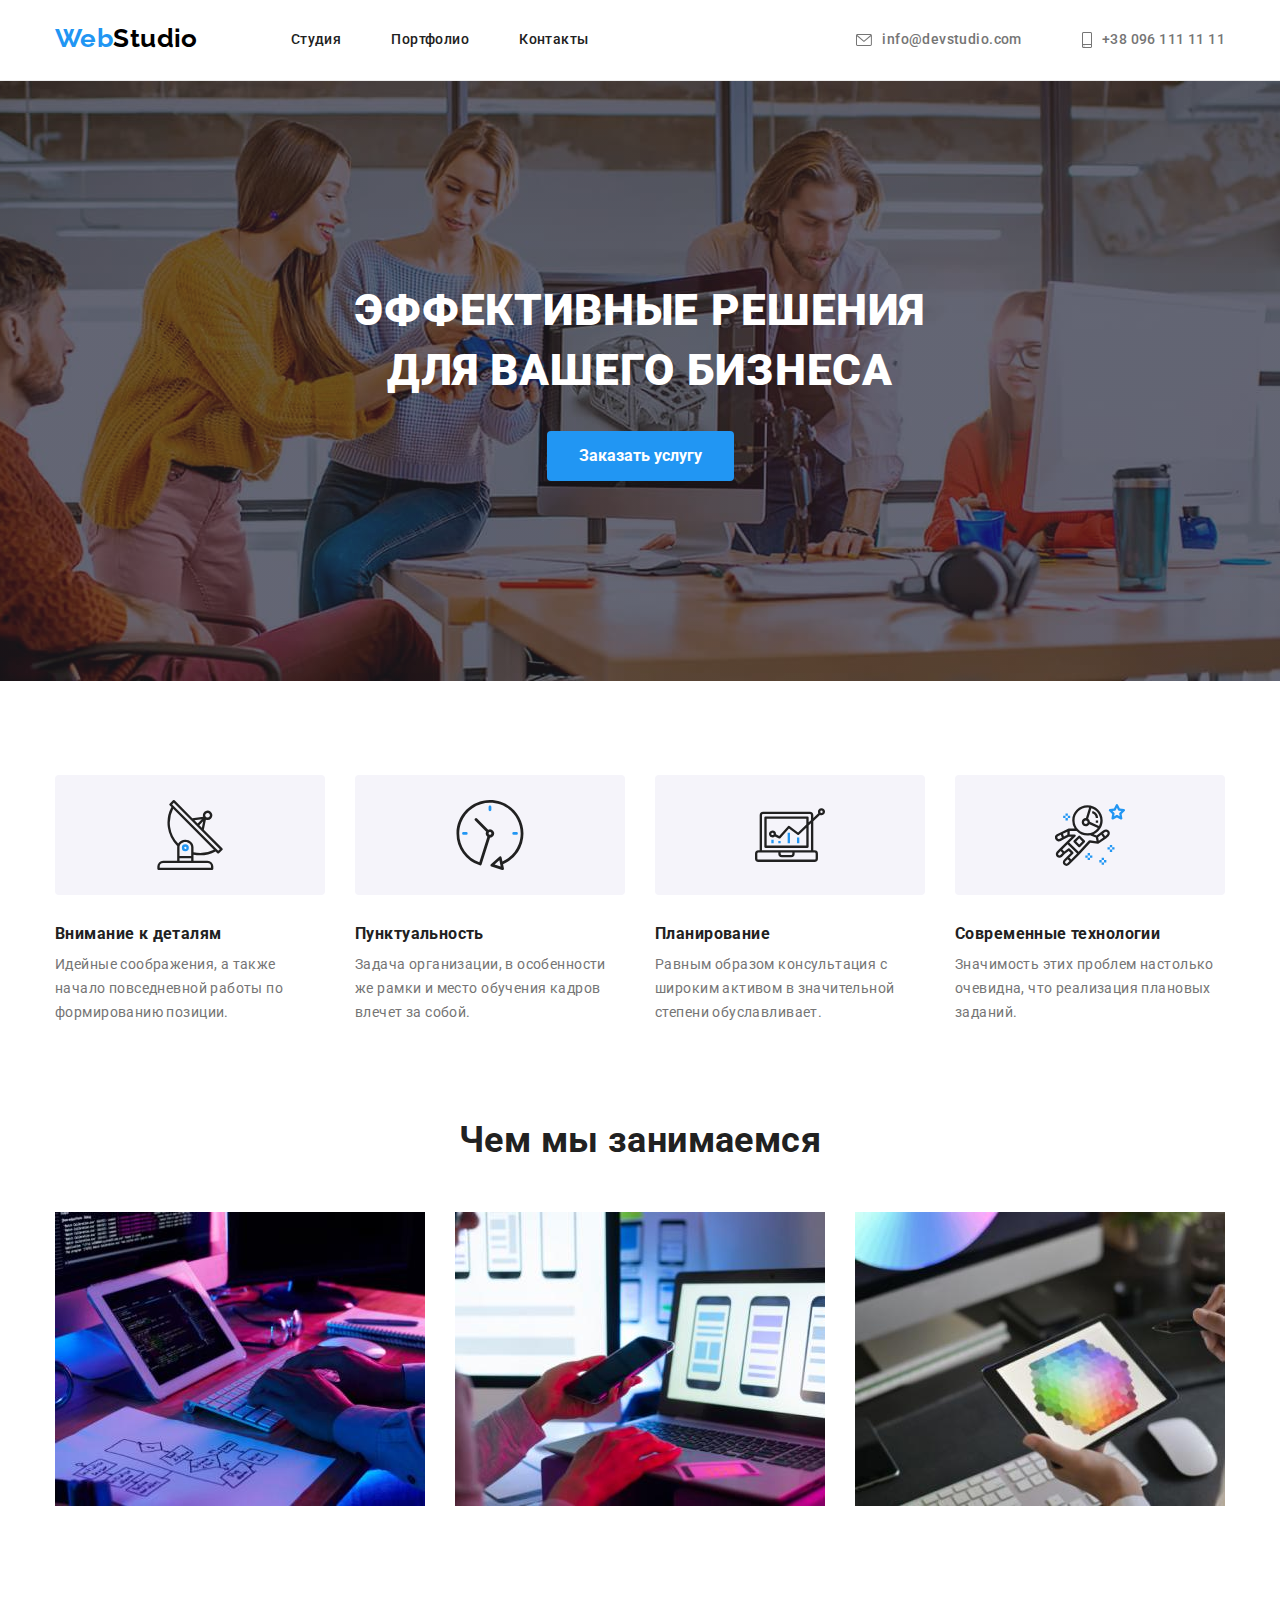
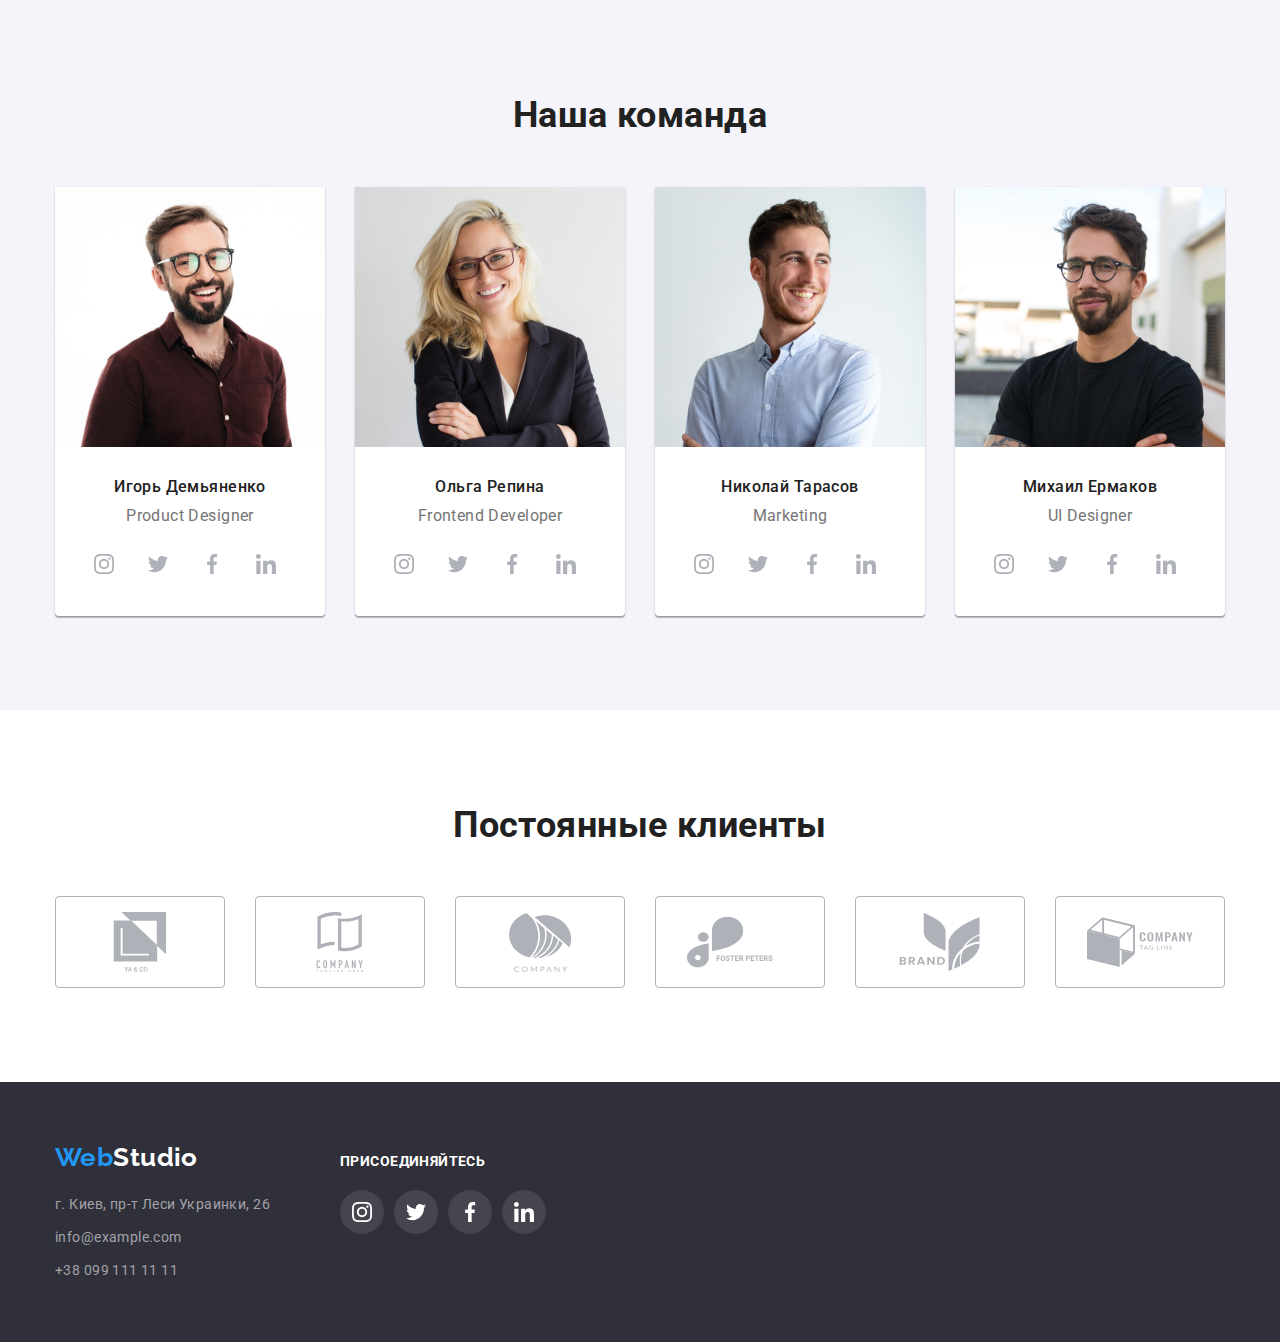
<file: index.html>
<!DOCTYPE html>
<html lang="ru">
<head>
<meta charset="UTF-8">
<meta name="viewport" content="width=device-width, initial-scale=1.0">
<title>Web Studio</title>
<link href="https://fonts.googleapis.com/css2?family=Raleway:wght@700&family=Roboto:wght@400;500;700;900&display=swap"
    rel="stylesheet">
<link rel="stylesheet" href="./css/modern-normalize.css">
<link rel="stylesheet" href="./css/styles.css">
</head>
<body>

    <!-- header -->
    <header class="header">
        <div class="container header-container">
            <nav class="header-navigation">
                <a href="./index.html" class="logo"><span class="logo-first-part">Web</span>Studio</a>
                <ul class="navigation-list">
                    <li class="navigation-item">
                        <a href="./index.html" class="link-nav-item">Студия</a>
                    </li>
                    <li class="navigation-item">
                        <a href="./portfolio.html" class="link-nav-item">Портфолио</a>
                    </li>
                    <li class="navigation-item">
                        <a href="#" class="link-nav-item">Контакты</a>
                    </li>
                </ul>
            </nav>
            <ul class="contact-list">
                <li class="contact-item">
                    <a href="mailto:info@devstudio.com" class="contact-link">
                        <svg class="header-icon-envolve" width="16" height="12">
                            <use href="./images/icons.svg#icon-envelope-hover"></use>
                        </svg>
                        info@devstudio.com
                    </a>
                </li>
                <li class="contact-item">
                    <a href="tel:+380961111111" class="contact-link">
                        <svg class="header-icon-smartphone" width="10" height="16">
                            <use href="./images/icons.svg#icon-smartphone"></use>
                        </svg>
                        +38 096 111 11 11
                    </a>
                </li>  
            </ul>
        </div>
    </header>

    <!-- main -->
    <main>
        <!-- hero section-->
        <section class="hero-section">
            <div class="container hero-container">
                <h1 class="hero-title">Эффективные решения для вашего бизнеса</h1>
                <button type="button" class="button">Заказать услугу</button>
            </div>
        </section>
        

        <!--peculiarities section-->
        
        <section class="section peculiarities-correct-section">
            <div class="container peculiarities-container">
                <h2 class="peculiarities-title">Особенности</h2>
                <ul class="pecularities-list">
                <li class="pecularities-item">
                    <div class="pecularities-icon-container">
                    <svg class="pecularities-icon" width="70" height="70">
                        <use href="./images/icons.svg#icon-antenna-1"></use>
                    </svg>
                    </div>
                    <h3 class="after-title-peculiarities">Внимание к деталям</h3>
                    <p class="text-peculiarities">Идейные соображения, а также начало повседневной работы по формированию позиции.</p>
                </li>
                <li class="pecularities-item">
                    <div class="pecularities-icon-container">
                    <svg class="pecularities-icon" width="70" height="70">
                        <use href="./images/icons.svg#icon-clock-1"></use>
                    </svg>
                    </div>
                    <h3 class="after-title-peculiarities">Пунктуальность</h3>
                    <p class="text-peculiarities">Задача организации, в особенности же рамки и место обучения кадров влечет за собой.</p>
                </li>
                <li class="pecularities-item">
                    <div class="pecularities-icon-container">
                    <svg class="pecularities-icon" width="70" height="70">
                        <use href="./images/icons.svg#icon-diagram-1"></use>
                    </svg>
                    </div>
                    <h3 class="after-title-peculiarities">Планирование</h3>
                    <p class="text-peculiarities">Равным образом консультация с широким активом в значительной степени обуславливает.</p>
                </li>
                <li class="pecularities-item">
                    <div class="pecularities-icon-container">
                    <svg class="pecularities-icon" width="70" height="70">
                        <use href="./images/icons.svg#icon-astronaut-1"></use>
                    </svg>
                    </div>
                    <h3 class="after-title-peculiarities">Современные технологии</h3>
                    <p class="text-peculiarities">Значимость этих проблем настолько очевидна, что реализация плановых заданий.</p>  
                </li>
                </ul>
            </div>
        </section>
        

        <!--what we do-->
        
        <section class="section what-we-do-correct-section">
            <div class="container what-we-do-container">
                <h2 class="what-we-do-title">Чем мы занимаемся</h2>

                <!--images what we do-->
                <ul class="what-we-do-list">
                    <li class="what-we-do-item"><img src="./images/device1.jpg" alt="device1" width="370"></li>
                    <li class="what-we-do-item"><img src="./images/device2.jpg" alt="device2" width="370"></li>
                    <li class="what-we-do-item"><img src="./images/device3.jpg" alt="device3" width="370"></li>
                </ul>
            </div>
        </section>

        <!--our team-->

        <section class="section our-team-correct-section">
            <div class="container">
                <h2 class="our-team-title">Наша команда</h2>

                <!--photo our team-->
                <ul class="our-team-list">
                    <li class="our-team-item">
                        <img src="./images/igordemianenko.jpg" alt="Игорь Демьяненко" width="270">
                        <h3 class="our-team-subtitle">Игорь Демьяненко</h3>
                        <p class="our-team-text">Product Designer</p>
                        <ul class="our-team-contact-list">
                            <li class="our-team-contact-item">
                                <a href="" class="our-team-link">
                                    <svg class="our-team-icon" width="20" height="20">
                                        <use href="./images/icons.svg#icon-instagram"></use>
                                    </svg>
                                </a>
                            </li>
                            <li class="our-team-contact-item">
                                <a href="" class="our-team-link">
                                    <svg class="our-team-icon" width="20" height="20">
                                        <use href="./images/icons.svg#icon-twitter"></use>
                                    </svg>
                                </a>
                            </li>
                            <li class="our-team-contact-item">
                                <a href="" class="our-team-link">
                                    <svg class="our-team-icon" width="20" height="20">
                                        <use href="./images/icons.svg#icon-facebook"></use>
                                    </svg>
                                </a>
                            </li>
                            <li class="our-team-contact-item">
                                <a href="" class="our-team-link">
                                    <svg class="our-team-icon" width="20" height="20">
                                        <use href="./images/icons.svg#icon-linkedin"></use>
                                    </svg>
                                </a>
                            </li>
                        </ul>
                    </li>
                    <li class="our-team-item">
                        <img src="./images/OlgaRepina.jpg" alt="Ольга Репина" width="270">
                        <h3 class="our-team-subtitle">Ольга Репина</h3>
                        <p class="our-team-text">Frontend Developer</p>
                        <ul class="our-team-contact-list">
                            <li class="our-team-contact-item">
                                <a href="" class="our-team-link">
                                    <svg class="our-team-icon" width="20" height="20">
                                        <use href="./images/icons.svg#icon-instagram"></use>
                                    </svg>
                                </a>
                            </li>
                            <li class="our-team-contact-item">
                                <a href="" class="our-team-link">
                                    <svg class="our-team-icon" width="20" height="20">
                                        <use href="./images/icons.svg#icon-twitter"></use>
                                    </svg>
                                </a>
                            </li>
                            <li class="our-team-contact-item">
                                <a href="" class="our-team-link">
                                    <svg class="our-team-icon" width="20" height="20">
                                        <use href="./images/icons.svg#icon-facebook"></use>
                                    </svg>
                                </a>
                            </li>
                            <li class="our-team-contact-item">
                                <a href="" class="our-team-link">
                                    <svg class="our-team-icon" width="20" height="20">
                                        <use href="./images/icons.svg#icon-linkedin"></use>
                                    </svg>
                                </a>
                            </li>
                        </ul>
                    </li>
                    <li class="our-team-item">
                        <img src="./images/NikolayTarasov.jpg" alt="Николай Тарасов" width="270">
                        <h3 class="our-team-subtitle">Николай Тарасов</h3>
                        <p class="our-team-text">Marketing</p>
                        <ul class="our-team-contact-list">
                            <li class="our-team-contact-item">
                                <a href="" class="our-team-link">
                                    <svg class="our-team-icon" width="20" height="20">
                                        <use href="./images/icons.svg#icon-instagram"></use>
                                    </svg>
                                </a>
                            </li>
                            <li class="our-team-contact-item">
                                <a href="" class="our-team-link">
                                    <svg class="our-team-icon" width="20" height="20">
                                        <use href="./images/icons.svg#icon-twitter"></use>
                                    </svg>
                                </a>
                            </li>
                            <li class="our-team-contact-item">
                                <a href="" class="our-team-link">
                                    <svg class="our-team-icon" width="20" height="20">
                                        <use href="./images/icons.svg#icon-facebook"></use>
                                    </svg>
                                </a>
                            </li>
                            <li class="our-team-contact-item">
                                <a href="" class="our-team-link">
                                    <svg class="our-team-icon" width="20" height="20">
                                        <use href="./images/icons.svg#icon-linkedin"></use>
                                    </svg>
                                </a>
                            </li>
                        </ul>
                    </li>
                    <li class="our-team-item">
                        <img src="./images/mikhailermakov.jpg" alt="Михаил Ермаков" width="270">
                        <h3 class="our-team-subtitle">Михаил Ермаков</h3>
                        <p class="our-team-text">UI Designer</p>
                        <ul class="our-team-contact-list">
                            <li class="our-team-contact-item">
                                <a href="" class="our-team-link">
                                    <svg class="our-team-icon" width="20" height="20">
                                        <use href="./images/icons.svg#icon-instagram"></use>
                                    </svg>
                                </a>
                            </li>
                            <li class="our-team-contact-item">
                                <a href="" class="our-team-link">
                                    <svg class="our-team-icon" width="20" height="20">
                                        <use href="./images/icons.svg#icon-twitter"></use>
                                    </svg>
                                </a>
                            </li>
                            <li class="our-team-contact-item">
                                <a href="" class="our-team-link">
                                    <svg class="our-team-icon" width="20" height="20">
                                        <use href="./images/icons.svg#icon-facebook"></use>
                                    </svg>
                                </a>
                            </li>
                            <li class="our-team-contact-item">
                                <a href="" class="our-team-link">
                                    <svg class="our-team-icon" width="20" height="20">
                                        <use href="./images/icons.svg#icon-linkedin"></use>
                                    </svg>
                                </a>
                            </li>
                        </ul>
                    </li>
                </ul>
            </div>
        </section>

        <!-- Clients-->
        <section class="section">
            <div class="container">    
                <h2 class="clients-title">Постоянные клиенты</h2>
                <ul class="clients-list">
                    <li class="clients-item">
                        <a href="" class="clients-link">
                            <svg class="clients-icon" width="106" height="60">
                                <use href="./images/icons.svg#icon-groupyaco"></use>
                            </svg>
                        </a>
                    </li>
                    <li class="clients-item">
                        <a href="" class="clients-link">
                            <svg class="clients-icon" width="106" height="60">
                                <use href="./images/icons.svg#icon-company"></use>
                            </svg>
                        </a>
                    </li>
                    <li class="clients-item">
                        <a href="" class="clients-link">
                            <svg class="clients-icon" width="106" height="60">
                                <use href="./images/icons.svg#icon-company2"></use>
                            </svg>
                        </a>
                    </li>
                    <li class="clients-item">
                        <a href="" class="clients-link">
                            <svg class="clients-icon" width="106" height="60">
                                <use href="./images/icons.svg#icon-fosterpeters"></use>
                            </svg>
                        </a>
                    </li>
                    <li class="clients-item">
                        <a href="" class="clients-link">
                            <svg class="clients-icon" width="106" height="60">
                                <use href="./images/icons.svg#icon-brand"></use>
                            </svg>
                        </a>
                    </li>
                    <li class="clients-item">
                        <a href="" class="clients-link">
                            <svg class="clients-icon" width="106" height="60">
                                <use href="./images/icons.svg#icon-companytagline"></use>
                            </svg>
                        </a>
                    </li>
            </ul>
            </div>
        </section>
    </main>

    <!-- footer-->
    <footer class="footer">
        <div class="container footer-container-main">
            <div class="footer-container">  
                <a href="./index.html" class="logo-footer"><span class="logo-first-part">Web</span>Studio</a>
                <address>
                    <ul class="footer-list">
                        <li class="footer-item"><a href="#" class="address-link">г. Киев, пр-т Леси Украинки, 26</a></li>
                        <li class="footer-item"><a href="mailto:info@example.com" class="address-link">info@example.com</a></li>
                        <li class="footer-item"><a href="tel:+380991111111" class="address-link">+38 099 111 11 11</a></li>
                    </ul>
                </address>
            </div>
            <div class="footer-links-container">
                <h2 class="footer-title">ПРИСОЕДИНЯЙТЕСЬ</h2>
                <ul class="footer-links-list">
                    <li class="footer-icon-item">
                        <a href="#" class="icon-footer-link">
                        <svg class="icon-footer" width="20" height="20">
                            <use href="./images/icons.svg#icon-instagram"></use>
                        </svg>
                        </a>
                    </li>
                    <li class="footer-icon-item">
                        <a href="#" class="icon-footer-link">
                            <svg class="icon-footer" width="20" height="20">
                                <use href="./images/icons.svg#icon-twitter"></use>
                            </svg>
                        </a>
                    </li>
                    <li class="footer-icon-item">
                        <a href="#" class="icon-footer-link">
                            <svg class="icon-footer" width="20" height="20">
                                <use href="./images/icons.svg#icon-facebook"></use>
                            </svg>
                        </a>
                    </li>
                    <li class="footer-icon-item">
                        <a href="#" class="icon-footer-link">
                            <svg class="icon-footer" width="20" height="20">
                                <use href="./images/icons.svg#icon-linkedin"></use>
                            </svg>
                        </a>
                    </li>
                </ul>
            </div>
        </div>
    </footer>
</body>
</html>
</file>
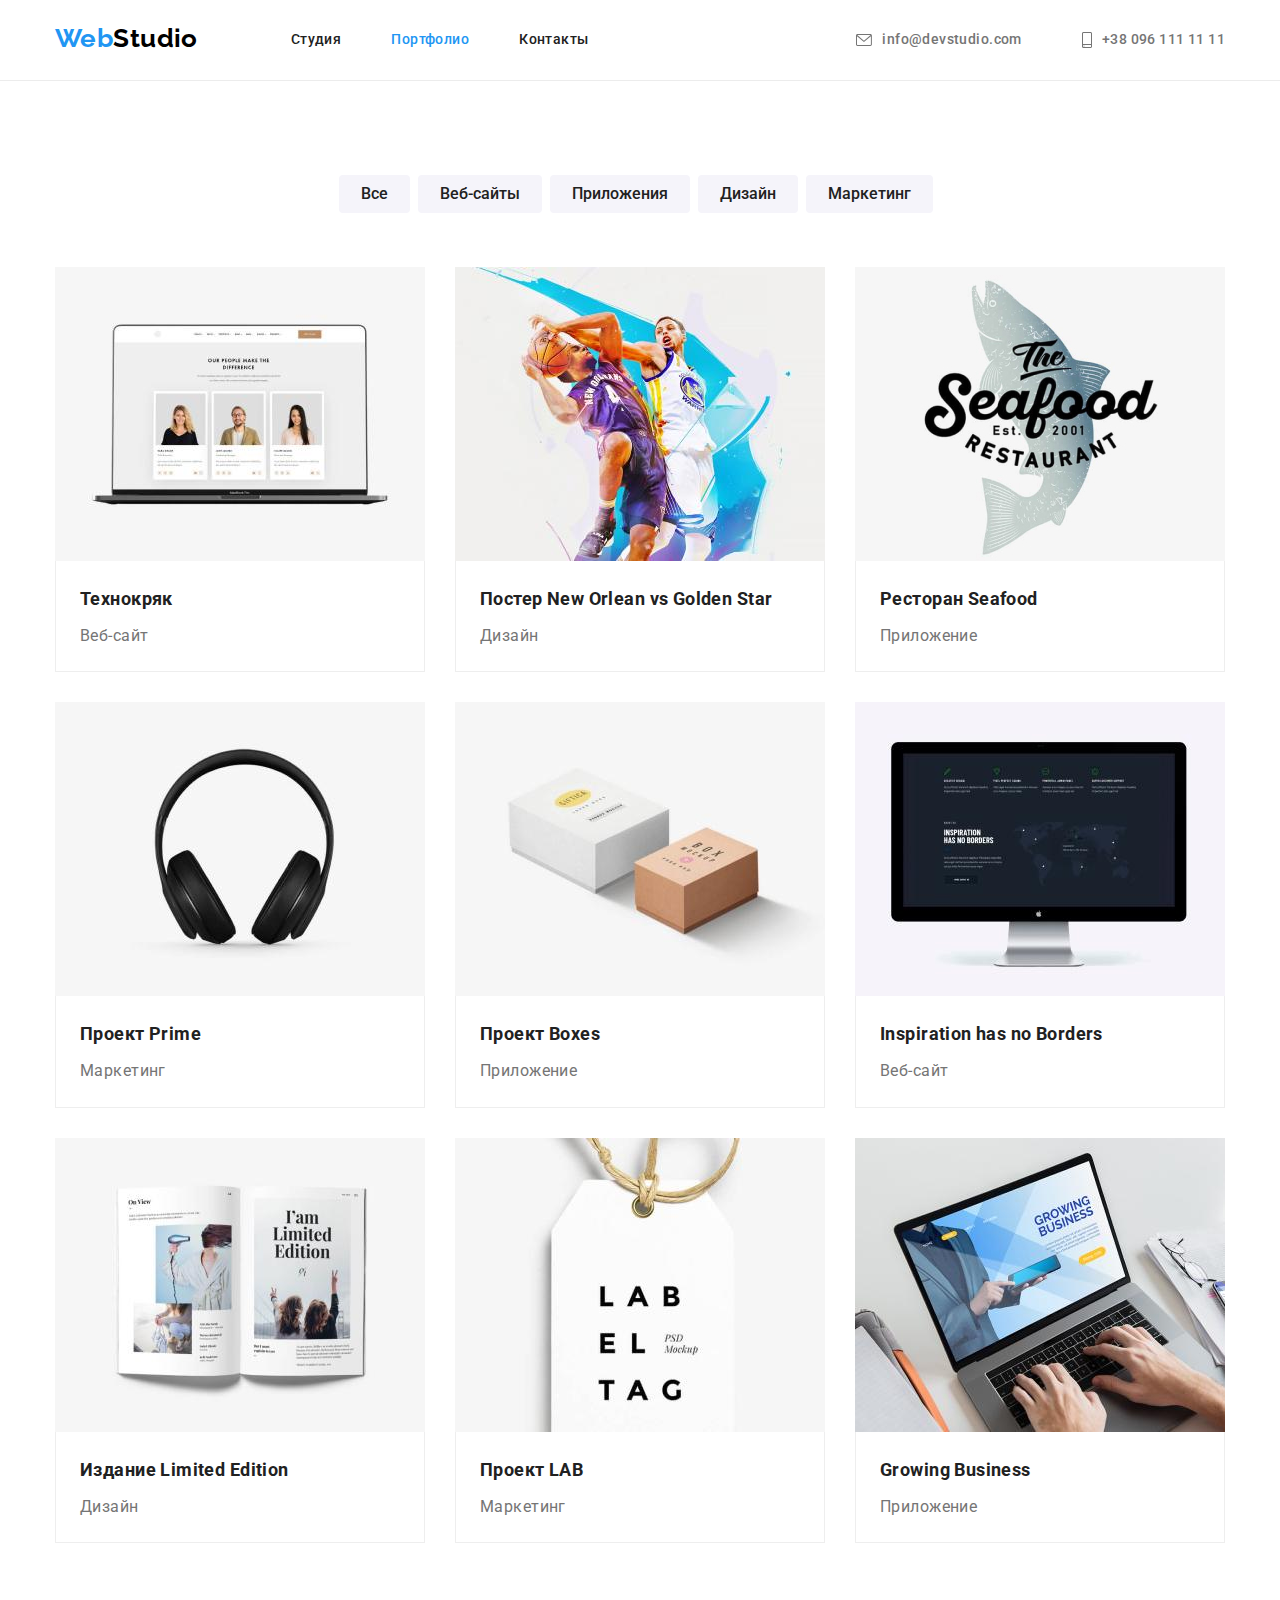
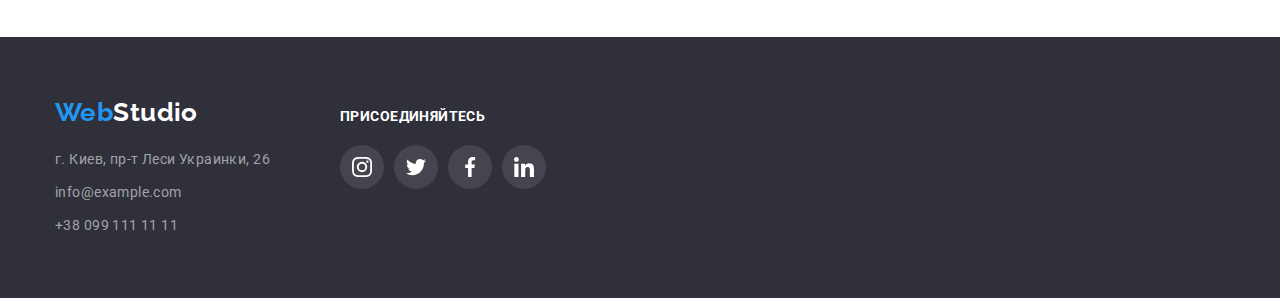
<file: portfolio.html>
<!DOCTYPE html>
<html lang="ru">
<head>
    <meta charset="UTF-8">
    <meta name="viewport" content="width=device-width, initial-scale=1.0">
    <title>Web Studio</title>
    <link
        href="https://fonts.googleapis.com/css2?family=Raleway:wght@700&family=Roboto:wght@400;500;700;900&display=swap"
        rel="stylesheet">
    <link rel="stylesheet" href="./css/modern-normalize.css">
    <link rel="stylesheet" href="./css/styles.css"> 
</head>
<body>
    <header class="header">
        <div class="container header-container">
            <nav class="header-navigation">
                <a href="./index.html" class="logo"><span class="logo-first-part">Web</span>Studio</a>
                <ul class="navigation-list">
                    <li class="navigation-item">
                        <a href="./index.html" class="link-nav-item">Студия</a>
                    </li>
                    <li class="navigation-item">
                        <a href="./portfolio.html" class="link-nav-portfolio-item">Портфолио</a>
                    </li>
                    <li class="navigation-item">
                        <a href="#" class="link-nav-item">Контакты</a>
                    </li>
                </ul>
            </nav>
            <ul class="contact-list">
                <li class="contact-item">
                    <a href="mailto:info@devstudio.com" class="contact-link">
                        <svg class="header-icon-envolve" width="16" height="12">
                            <use href="./images/icons.svg#icon-envelope-hover"></use>
                        </svg>
                        info@devstudio.com
                    </a>
                </li>
                <li class="contact-item">
                    <a href="tel:+380961111111" class="contact-link">
                        <svg class="header-icon-smartphone" width="10" height="16">
                            <use href="./images/icons.svg#icon-smartphone"></use>
                        </svg>
                        +38 096 111 11 11
                    </a>
                </li>
            </ul>
        </div>
    </header>
    <main>
        <section class="portfolio-section">
            <div class="container">
                <h1 class="portfolio-hidden-title">Портфолио</h1>
                <ul class="portfolio-buttons-list">
                    <li class="portfolio-buttons-item"><button type="button" class="portfolio-button">Все</button></li>
                    <li class="portfolio-buttons-item"><button type="button" class="portfolio-button">Веб-сайты</button></li>
                    <li class="portfolio-buttons-item"><button type="button" class="portfolio-button">Приложения</button></li>
                    <li class="portfolio-buttons-item"><button type="button" class="portfolio-button">Дизайн</button></li>
                    <li class="portfolio-buttons-item"><button type="button" class="portfolio-button">Маркетинг</button></li>
                </ul>
                <ul class="portfolio-list">
                    <li class="portfolio-item"><a href="#" class="portfolio-link">
                            <img src="./images/tehnokrack.jpg" 
                            alt="Веб-сайт Технокряк"
                            width="370"
                            height="294">
                            <div class="text-container">
                            <h2 class="portfolio-list-title">Технокряк</h2>
                            <p class="portfolio-list-text">Веб-сайт</p>
                            </div>
                        </a>
                    </li>
                    <li class="portfolio-item"><a href="#" class="portfolio-link">
                        <img src="./images/poster.jpg" 
                            alt="Постер New Orlean vs Golden Star" 
                            width="370" 
                            height="294">
                            <div class="text-container">
                            <h2 class="portfolio-list-title">Постер New Orlean vs Golden Star</h2>
                            <p class="portfolio-list-text">Дизайн</p>
                            </div>
                        </a>
                    </li>
                    <li class="portfolio-item"><a href="#" class="portfolio-link">
                            <img src="./images/restaurantseafood.jpg" 
                            alt="Ресторан Seafood" 
                            width="370" 
                            height="294">
                            <div class="text-container">
                            <h2 class="portfolio-list-title">Ресторан Seafood</h2>
                            <p class="portfolio-list-text">Приложение</p>
                            </div>
                        </a>
                    </li>
                    <li class="portfolio-item"><a href="#" class="portfolio-link">
                            <img src="./images/headset.jpg" 
                            alt="Проект Prime" 
                            width="370" 
                            height="294">
                            <div class="text-container">
                            <h2 class="portfolio-list-title">Проект Prime</h2>
                            <p class="portfolio-list-text">Маркетинг</p>
                            </div>
                        </a>
                    </li>
                    <li class="portfolio-item"><a href="#" class="portfolio-link">
                            <img src="./images/projectboxes.jpg" 
                            alt="Проект Boxes" 
                            width="370" 
                            height="294">
                            <div class="text-container">
                            <h2 class="portfolio-list-title">Проект Boxes</h2>
                            <p class="portfolio-list-text">Приложение</p>
                            </div>
                        </a>
                    </li>
                    <li class="portfolio-item"><a href="#" class="portfolio-link">
                            <img src="./images/inspirationhasnoborders.jpg" 
                            alt="Веб-сайт Inspiration has no Borders" 
                            width="370" 
                            height="294">
                            <div class="text-container">
                            <h2 class="portfolio-list-title">Inspiration has no Borders</h2>
                            <p class="portfolio-list-text">Веб-сайт</p>
                            </div>
                        </a>
                    </li>
                    <li class="portfolio-item"><a href="#" class="portfolio-link">
                            <img src="./images/limitededition.jpg" 
                            alt="Издание Limited Edition" 
                            width="370" 
                            height="294">
                            <div class="text-container">
                            <h2 class="portfolio-list-title">Издание Limited Edition</h2>
                            <p class="portfolio-list-text">Дизайн</p>
                            </div>
                        </a>
                    </li>
                    <li class="portfolio-item"><a href="#" class="portfolio-link">
                            <img src="./images/projectLAB.jpg" 
                            alt="Проект LAB" 
                            width="370" 
                            height="294">
                            <div class="text-container">
                            <h2 class="portfolio-list-title">Проект LAB</h2>
                            <p class="portfolio-list-text">Маркетинг</p>
                            </div>
                        </a>
                    </li>
                    <li class="portfolio-item"><a href="#" class="portfolio-link">
                            <img src="./images/growingbuisness.jpg" 
                            alt="Приложение Growing Business" 
                            width="370" 
                            height="294">
                            <div class="text-container">
                            <h2 class="portfolio-list-title">Growing Business</h2>
                            <p class="portfolio-list-text">Приложение</p>
                            </div>
                        </a>
                    </li>
                </ul>
            </div>
        </section>
    </main>
    <footer class="footer">
        <div class="container footer-container-main">
            <div class="footer-container">
                <a href="./index.html" class="logo-footer"><span class="logo-first-part">Web</span>Studio</a>
                <address>
                    <ul class="footer-list">
                        <li class="footer-item"><a href="#" class="address-link">г. Киев, пр-т Леси Украинки, 26</a></li>
                        <li class="footer-item"><a href="mailto:info@example.com" class="address-link">info@example.com</a>
                        </li>
                        <li class="footer-item"><a href="tel:+380991111111" class="address-link">+38 099 111 11 11</a></li>
                    </ul>
                </address>
            </div>
            <div class="footer-links-container">
                <h2 class="footer-title">ПРИСОЕДИНЯЙТЕСЬ</h2>
                <ul class="footer-links-list">
                    <li class="footer-icon-item">
                        <a href="#" class="icon-footer-link">
                            <svg class="icon-footer" width="20" height="20">
                                <use href="./images/icons.svg#icon-instagram"></use>
                            </svg>
                        </a>
                    </li>
                    <li class="footer-icon-item">
                        <a href="#" class="icon-footer-link">
                            <svg class="icon-footer" width="20" height="20">
                                <use href="./images/icons.svg#icon-twitter"></use>
                            </svg>
                        </a>
                    </li>
                    <li class="footer-icon-item">
                        <a href="#" class="icon-footer-link">
                            <svg class="icon-footer" width="20" height="20">
                                <use href="./images/icons.svg#icon-facebook"></use>
                            </svg>
                        </a>
                    </li>
                    <li class="footer-icon-item">
                        <a href="#" class="icon-footer-link">
                            <svg class="icon-footer" width="20" height="20">
                                <use href="./images/icons.svg#icon-linkedin"></use>
                            </svg>
                        </a>
                    </li>
                </ul>
            </div>
        </div>
    </footer>
</body>
</html>
</file>
<file: css/styles.css>
:root {
  --text-color: #212121;
  --logo-color: #2196f3;
  --nav-hover-color: #2196f3;
  --title-color: #ffffff;
  --background-color: #ffffff;
  --our-team-background-color: #f5f4fa;
  --contacts-color: #757575;
  --headerlogo-color: #000000;
  --hero-background-color: #2f303a;
  --button-background-color: #2196f3;
  --button-color: #ffffff;
  --portfolio-text-color: #757575;
  --footer-background-color: #2f303a;
  --footer-logo-color: #ffffff;
  --address-footer-color: #ffffff90;
  --address-item-footer-color: #ffffff;
  --portfolio-button-background-color: #f5f4fa;
}

h1,
h2,
h3,
h4,
h5,
h6,
p {
  margin: 0;
}

ul {
  list-style: none;
  padding-left: 0;
  margin: 0;
}

img {
  display: block;
  max-width: 100%;
}

button {
  font-family: inherit;
}

body {
  max-width: 1600px;
  font-family: "Roboto", sans-serif;
  font-size: 14px;
  background-color: var(--background-color);
  color: var(--text-color);
  letter-spacing: 0.03em;
}

.container {
  width: 1200px;
  margin-left: auto;
  margin-right: auto;
  padding-right: 15px;
  padding-left: 15px;
}

.section {
  padding-top: 94px;
  padding-bottom: 94px;
}

.peculiarities-correct-section {
  padding-bottom: 0;
}

.our-team-correct-section {
  background-color: var(--our-team-background-color);
}

/* header */

.header {
  border-bottom: 1px solid #ececec;
}

.header-container {
  align-items: center;
  display: flex;
  justify-content: space-between;
}

.header-navigation {
  display: flex;
}

.logo {
  padding: 24px 0 25px 0;

  font-family: Raleway;
  font-weight: bold;
  font-size: 26px;
  line-height: 1.15;
  color: var(--headerlogo-color);
  text-decoration: none;
}

.logo-first-part {
  color: var(--logo-color);
}

.navigation-list {
  margin-left: 93px;
  display: flex;

  font-weight: 500;
  line-height: 1.1;
}

.navigation-item:not(:last-child) {
  margin-right: 50px;
}

.link-nav-item {
  display: block;
  padding-top: 32px;
  padding-bottom: 32px;

  text-decoration: none;
  color: var(--text-color);
}

.link-nav-item:hover,
.link-nav-item:focus {
  color: var(--nav-hover-color);
}

.contact-list {
  display: flex;

  font-weight: 500;
  line-height: 1.1;
  color: var(--contacts-color);
}

.contact-item:nth-last-child(2n) {
  margin-right: 50px;
}

.contact-item {
  display: flex;
  justify-content: center;
  align-items: center;
}

.contact-link {
  display: flex;
  justify-content: center;
  align-items: center;
  font-weight: 500;
  line-height: 1.1;
  color: var(--contacts-color);
  text-decoration: none;
  margin-left: 10px;
  padding-top: 32px;
  padding-bottom: 32px;
}

.contact-link:hover,
.contact-link:focus {
  color: var(--logo-color);
}

.contact-link:hover .header-icon-envolve,
.contact-link:focus .header-icon-envolve {
  fill: var(--button-background-color);
}

.contact-link:hover .header-icon-smartphone,
.contact-link:focus .header-icon-smartphone {
  fill: var(--button-background-color);
}

.header-icon-envolve {
  margin-right: 10px;
  fill: var(--contacts-color);
}

.header-icon-smartphone {
  margin-right: 10px;
  fill: var(--contacts-color);
}

/* main section */

.hero-section {
  padding-top: 200px;
  padding-bottom: 200px;
  background-color: var(--hero-background-color);
  letter-spacing: 0.06em;

  margin-left: auto;
  margin-right: auto;
  max-width: 1600px;
  min-height: 600px;
  background-image: linear-gradient(
      to right,
      rgba(47, 48, 58, 0.4),
      rgba(47, 48, 58, 0.4)
    ),
    url(../images/titleimg.jpg);
  background-repeat: no-repeat;
  background-size: cover;
  background-position: center;
}

.hero-container {
  display: flex;
  flex-direction: column;
  align-items: center;
}

.hero-title {
  padding-right: 252px;
  padding-left: 252px;
  text-align: center;
  font-weight: 900;
  font-size: 44px;
  line-height: 1.36;
  text-transform: uppercase;
  color: var(--title-color);
}

.button {
  padding: 10px 32px;
  border-radius: 4px;
  border-style: none;
  margin-top: 30px;

  font-weight: bold;
  font-size: 16px;
  line-height: 1.9;
  background-color: var(--button-background-color);
  color: var(--button-color);
  cursor: pointer;
}

.button:hover,
.button:focus {
  box-shadow: 0px 4px 4px rgba(0, 0, 0, 0.15);
}

/* peculiarities section */

/* HIDDEN TITLE */
.peculiarities-title {
  position: absolute;
  white-space: nowrap;
  width: 1px;
  height: 1px;
  overflow: hidden;
  border: 0;
  padding: 0;
  clip: rect(0 0 0 0);
  clip-path: inset(50%);
  margin: -1px;
}

.pecularities-icon-container {
  background-color: #f5f4fa;
  border-radius: 4px;
  margin-bottom: 30px;
  height: 120px;
  width: 270px;

  display: flex;
  justify-content: center;
  align-items: center;
}

.pecularities-list {
  display: flex;
}

.pecularities-item {
  margin-right: 30px;
  width: 100%;
}

.pecularities-item:last-child {
  margin-right: 0;
}

.after-title-peculiarities {
  font-weight: bold;
  line-height: 1.1;
  margin-bottom: 10px;
}

.text-peculiarities {
  line-height: 1.71;
  color: var(--contacts-color);
}

/* what we do section*/

.what-we-do-title {
  margin-bottom: 50px;
  text-align: center;

  font-weight: bold;
  font-size: 36px;
  line-height: 1.2;
}

.what-we-do-list {
  display: flex;
}

.what-we-do-item {
  margin-right: 30px;
}

.what-we-do-item:last-child {
  margin-right: 0;
}

/*our team section*/
.our-team-title {
  text-align: center;
  margin-bottom: 50px;

  font-weight: bold;
  font-size: 36px;
  line-height: 1.2;
}

.our-team-list {
  display: flex;
}

.our-team-item {
  text-align: center;
  margin-right: 30px;

  background-color: var(--background-color);
  box-shadow: 0px 1px 3px rgba(0, 0, 0, 0.12), 0px 1px 1px rgba(0, 0, 0, 0.14),
    0px 2px 1px rgba(0, 0, 0, 0.2);
  border-radius: 0px 0px 4px 4px;
}

.our-team-item:last-child {
  margin-right: 0;
}

.our-team-subtitle {
  margin-top: 30px;
  margin-bottom: 10px;
  font-weight: 500;
  font-size: 16px;
  line-height: 1.2;
}

.our-team-text {
  margin-bottom: 16px;
  font-size: 16px;
  line-height: 1.2;
  color: var(--contacts-color);
}

.our-team-contact-list {
  display: flex;
  justify-content: center;
  align-items: center;
  margin-bottom: 30px;
}

.our-team-contact-item {
  display: flex;
  width: 44px;
  height: 44px;
  margin-right: 10px;
}

.our-team-contact-item:last-child {
  margin-right: 10px;
}

.our-team-link {
  display: flex;
  justify-content: center;
  align-items: center;
  background-color: var(--background-color);
  border-radius: 50%;
  width: 100%;
  width: 100%;
}

.our-team-icon {
  fill: #afb1b8;
}

.our-team-link:hover,
.our-team-link:focus {
  background-color: #2196f3;
}

.our-team-link:hover .our-team-icon,
.our-team-link:focus .our-team-icon {
  fill: var(--background-color);
}

/* CLIENTS */
.clients-title {
  font-weight: bold;
  font-size: 36px;
  line-height: 1.17;
  text-align: center;
  color: var(--text-color);
  margin-bottom: 50px;
}

.clients-list {
  display: flex;
  justify-content: center;
  align-items: center;
}

.clients-item {
  margin-right: 30px;
  width: 170px;
  height: 92px;
  display: flex;
}

.clients-item:last-child {
  margin-right: 0;
}

.clients-link {
  display: flex;
  justify-content: center;
  align-items: center;
  width: 100%;
  height: 100%;
  border: 1px solid #afb1b8;
  border-radius: 4px;
}

.clients-icon {
  fill: #afb1b8;
}

.clients-link:hover,
.clients-link:focus {
  border-color: #2196f3;
}

.clients-link:hover .clients-icon,
.clients-link:focus .clients-icon {
  fill: #2196f3;
}

/* footer */

.footer-container-main {
  display: flex;
  align-items: baseline;
}

.footer-container {
  display: flex;
  flex-direction: column;
}

.footer {
  padding-top: 60px;
  padding-bottom: 60px;
  background-color: var(--footer-background-color);
}

.logo-footer {
  font-family: Raleway;
  font-weight: bold;
  font-size: 26px;
  line-height: 1.2;
  color: var(--footer-logo-color);
  text-decoration: none;
}

.address-link {
  font-style: normal;
  line-height: 1.7;
  color: var(--address-footer-color);
  text-decoration: none;
}

.address-link:hover {
  color: var(--address-item-footer-color);
}

.footer-list {
  margin-top: 20px;
}

.footer-item {
  margin-bottom: 9px;
}

.footer-item:last-child {
  margin-bottom: 0;
}

.footer-links-container {
  display: flex;
  justify-content: center;
  flex-direction: column;
  margin-left: 70px;
}

.footer-title {
  font-weight: 700;
  font-size: 14px;
  line-height: 1.14;
  color: var(--background-color);
}

.footer-links-list {
  display: flex;
  justify-content: center;
  align-items: center;
  margin-top: 20px;
}

.footer-icon-item {
  display: flex;
  margin-right: 10px;
  width: 44px;
  height: 44px;
}

.footer-icon-item:last-child {
  margin-right: 0px;
}

.icon-footer-link {
  display: flex;
  justify-content: center;
  align-items: center;
  width: 100%;
  height: 100%;
  background-color: rgba(255, 255, 255, 0.1);
  border-radius: 50%;
}

.icon-footer {
  fill: var(--background-color);
}

.icon-footer-link:hover,
.icon-footer-link:focus {
  background-color: #2196f3;
}

/* portfolio page*/

/* HIDDEN TITLE PORTFOLIO */
.portfolio-hidden-title {
  position: absolute;
  white-space: nowrap;
  width: 1px;
  height: 1px;
  overflow: hidden;
  border: 0;
  padding: 0;
  clip: rect(0 0 0 0);
  clip-path: inset(50%);
  margin: -1px;
}

.portfolio-section {
  padding-top: 94px;
  padding-bottom: 94px;
}

.link-nav-portfolio-item {
  display: block;
  padding-top: 32px;
  padding-bottom: 32px;

  color: var(--nav-hover-color);
  text-decoration: none;
}

.portfolio-buttons-list {
  display: flex;
  flex-wrap: wrap;
  justify-content: center;
  margin-bottom: 54px;

  font-weight: 500;
  font-size: 16px;
  line-height: 1.6;
}

.portfolio-buttons-item > .portfolio-button {
  padding: 6px 22px;

  margin-right: 8px;

  font-weight: 500;
  font-size: 16px;
  line-height: 1.62;
  text-align: center;
  color: var(--text-color);
  background-color: var(--portfolio-button-background-color);
  border-radius: 4px;
  border-style: none;
  cursor: pointer;
}

.portfolio-item:last-child {
  margin-right: 0;
}

.portfolio-button:hover,
.portfolio-button:focus {
  background-color: var(--button-background-color);
  color: var(--button-color);
  box-shadow: 0px 3px 1px rgba(0, 0, 0, 0.1), 0px 1px 2px rgba(0, 0, 0, 0.08),
    0px 2px 2px rgba(0, 0, 0, 0.12);
}

.portfolio-list {
  display: flex;
  flex-wrap: wrap;
}

.portfolio-item {
  margin-right: 30px;
  margin-bottom: 30px;
}

.portfolio-item:nth-child(3n) {
  margin-right: 0;
}

.portfolio-item:nth-last-child(-n + 3) {
  margin-bottom: 0;
}

.portfolio-link {
  display: block;
  text-decoration: none;
}

.portfolio-link:hover {
  box-shadow: 0px 1px 1px rgba(0, 0, 0, 0.12), 0px 4px 4px rgba(0, 0, 0, 0.06),
    1px 4px 6px rgba(0, 0, 0, 0.16);
}

.text-container {
  padding: 20px 24px;
  border-bottom: 1px solid #eeeeee;
  border-left: 1px solid #eeeeee;
  border-right: 1px solid #eeeeee;
}

.portfolio-list-title {
  margin-bottom: 4px;

  font-weight: bold;
  font-size: 18px;
  line-height: 2;
  color: var(--text-color);
}

.portfolio-list-text {
  font-size: 16px;
  line-height: 1.9;
  color: var(--portfolio-text-color);
}
</file>
